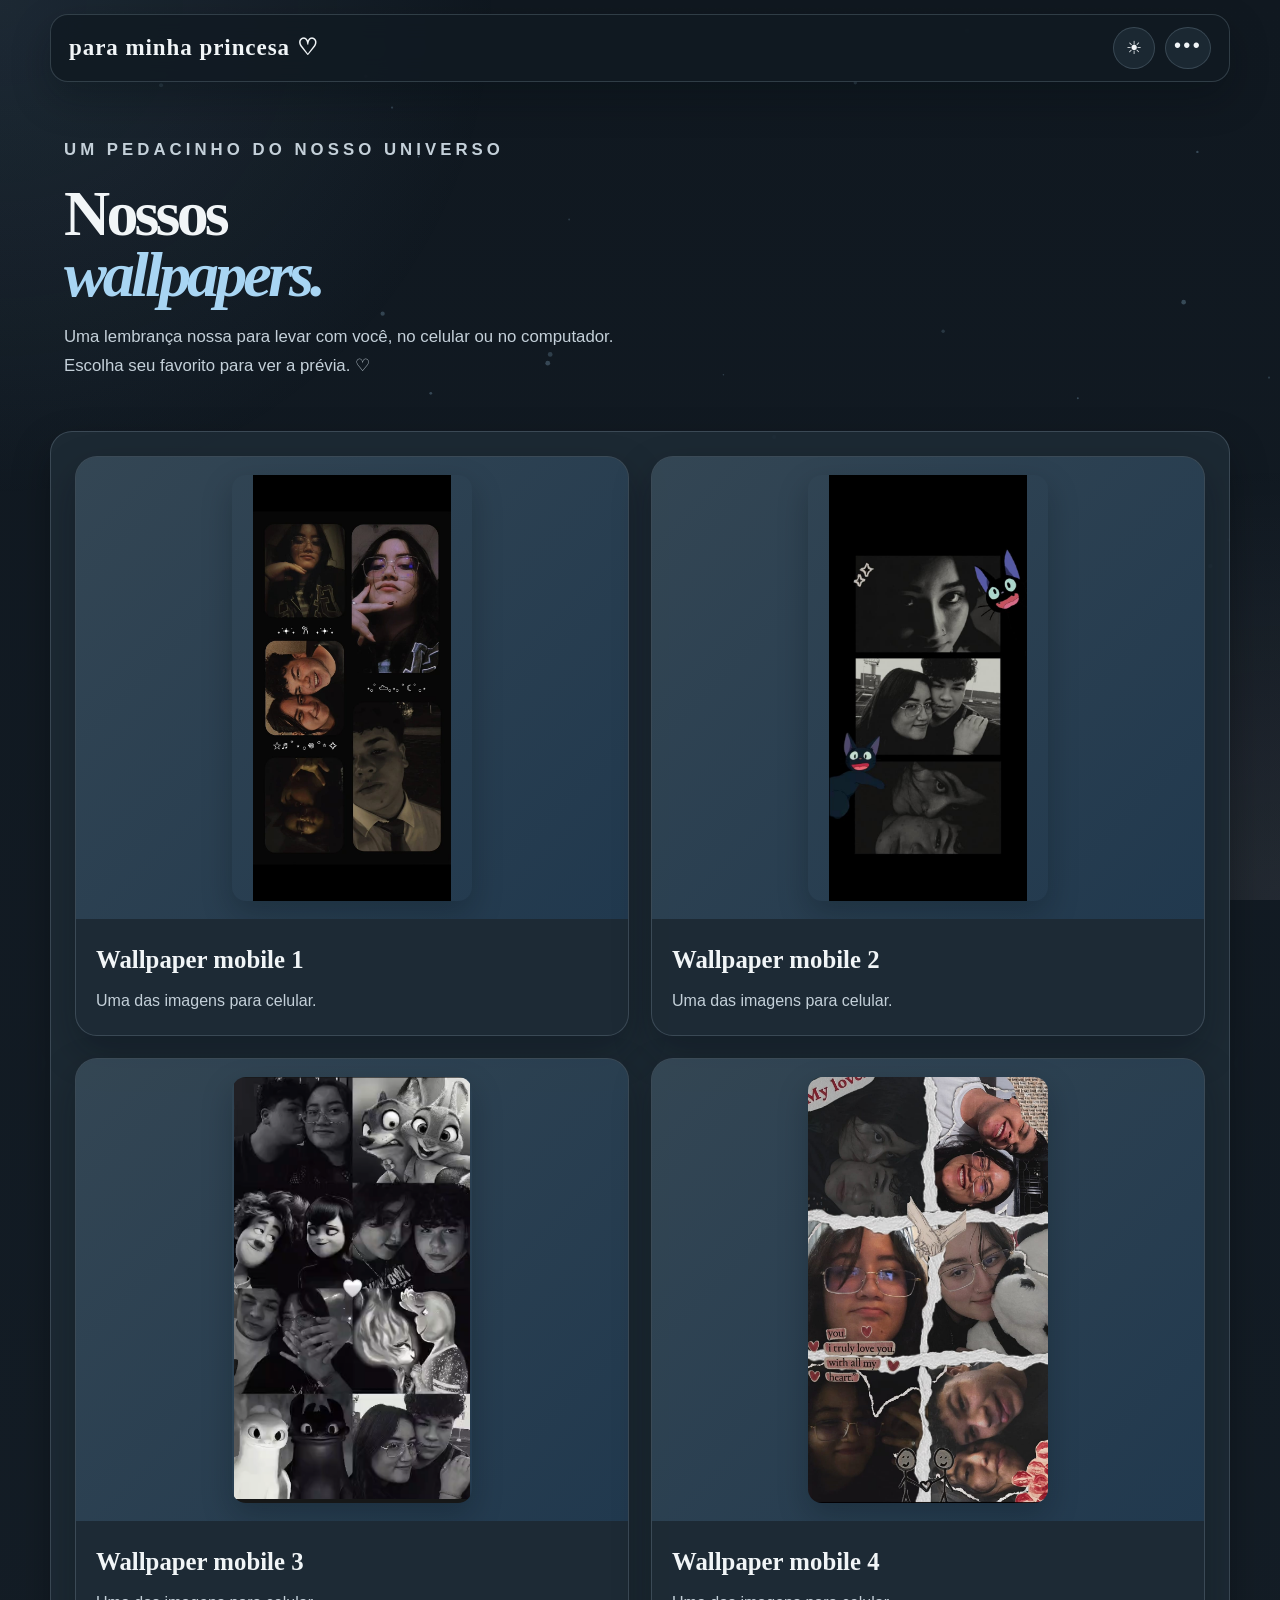
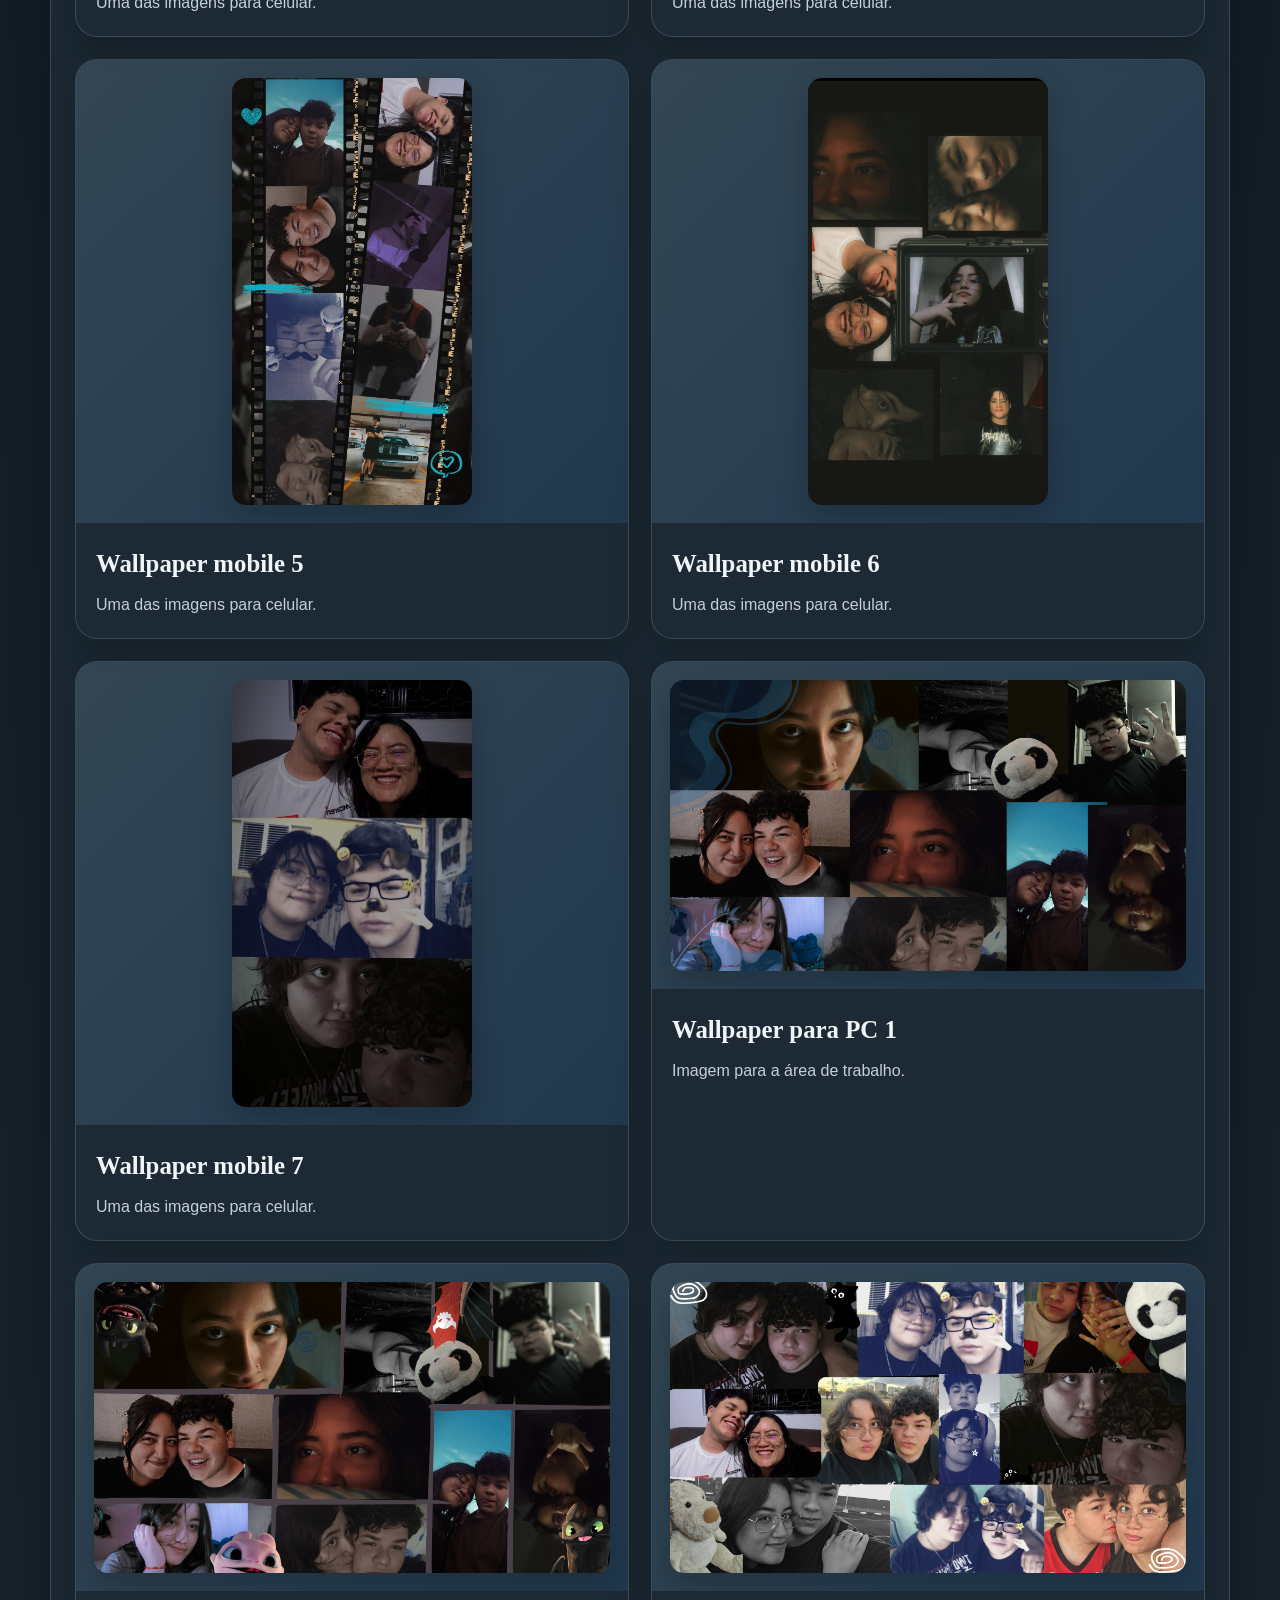
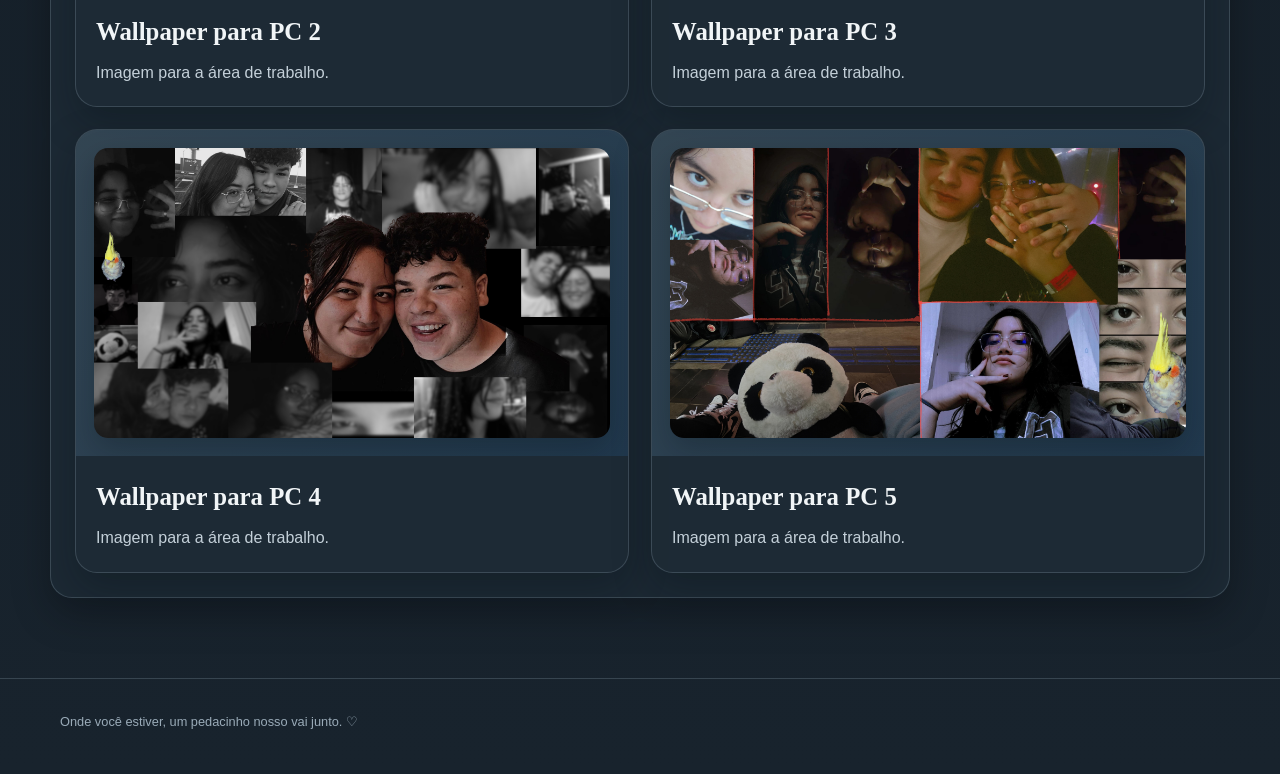
<file: Paginas/wallpapers.html>
<!DOCTYPE html>
<html lang="pt-BR">
<head>
  <meta charset="UTF-8" />
  <meta name="viewport" content="width=device-width, initial-scale=1.0" />
  <meta name="description" content="Wallpapers especiais para celular e computador." />
  <title>Nossos Wallpapers ♡</title>
  <link rel="stylesheet" href="../css/style.css" />
  <script src="../js/main.js" defer></script>
</head>
<body>
  <!-- Fundo decorativo compartilhado com a página inicial. -->
  <canvas id="particle-canvas"></canvas>
  <div class="cursor-glow"></div>
  <div class="page-shell">
    <!-- Cabeçalho com retorno ao início, tema e menu desta página. -->
    <header class="cabecalho">
      <a href="../index.html" class="logo">para minha princesa <span>♡</span></a>
      <div class="header-actions">
        <button class="theme-toggle" type="button" aria-label="Ativar tema claro"><span class="sun-icon">☀</span><span class="moon-icon">☾</span></button>
        <button class="menu-toggle" type="button" aria-label="Abrir menu" aria-expanded="false" aria-controls="wallpapers-menu"><span>•••</span></button>
        <nav class="menu-panel" id="wallpapers-menu" aria-label="Menu principal">
          <a class="menu-link" href="../index.html"><span class="menu-icon">⌂</span><span><strong>Início</strong><small>Voltar ao nosso universo</small></span></a>
          <a class="menu-link pagina-atual" href="wallpapers.html" aria-current="page"><span class="menu-icon">▧</span><span><strong>Nossos wallpapers</strong><small>Para mobile e PC</small></span></a>
        </nav>
      </div>
    </header>
    <main class="page-content">
      <!-- Título e texto de apresentação da coleção de wallpapers. -->
      <section class="page-hero" data-reveal>
        <p class="kicker">um pedacinho do nosso universo</p>
        <h1>Nossos <span class="highlight">wallpapers.</span></h1>
        <p>Uma lembrança nossa para levar com você, no celular ou no computador. Escolha seu favorito para ver a prévia. ♡</p>
      </section>
      <!-- Para adicionar/trocar um arquivo, duplique um artigo e atualize src, alt e título. -->
      <!-- Os sete primeiros cartões são mobile; os cinco seguintes são para PC. -->
      <section class="page-panel" data-reveal aria-label="Wallpapers para mobile e PC">
        <div class="wallpaper-grid">
          <article class="wallpaper-card">
            <div class="wallpaper-preview wallpaper-preview-mobile">
              <img src="../images/wallpapers/mobile/wallpaper_mobile01.jfif" alt="Wallpaper mobile 1" />
            </div>
            <div class="wallpaper-info">
              <h2>Wallpaper mobile 1</h2>
              <p>Uma das imagens para celular.</p>
            </div>
          </article>
          <article class="wallpaper-card">
            <div class="wallpaper-preview wallpaper-preview-mobile">
              <img src="../images/wallpapers/mobile/wallpaper_mobile02.jfif" alt="Wallpaper mobile 2" />
            </div>
            <div class="wallpaper-info"><h2>Wallpaper mobile 2</h2><p>Uma das imagens para celular.</p></div>
          </article>
          <article class="wallpaper-card">
            <div class="wallpaper-preview wallpaper-preview-mobile">
              <img src="../images/wallpapers/mobile/wallpaper_mobile_03.png" alt="Wallpaper mobile 3" />
            </div>
            <div class="wallpaper-info"><h2>Wallpaper mobile 3</h2><p>Uma das imagens para celular.</p></div>
          </article>
          <article class="wallpaper-card">
            <div class="wallpaper-preview wallpaper-preview-mobile">
              <img src="../images/wallpapers/mobile/mobile3.jfif" alt="Wallpaper mobile 4" />
            </div>
            <div class="wallpaper-info"><h2>Wallpaper mobile 4</h2><p>Uma das imagens para celular.</p></div>
          </article>
          <article class="wallpaper-card">
            <div class="wallpaper-preview wallpaper-preview-mobile">
              <img src="../images/wallpapers/mobile/mobile4.jfif" alt="Wallpaper mobile 5" />
            </div>
            <div class="wallpaper-info"><h2>Wallpaper mobile 5</h2><p>Uma das imagens para celular.</p></div>
          </article>
          <article class="wallpaper-card">
            <div class="wallpaper-preview wallpaper-preview-mobile">
              <img src="../images/wallpapers/mobile/mobile5.jfif" alt="Wallpaper mobile 6" />
            </div>
            <div class="wallpaper-info"><h2>Wallpaper mobile 6</h2><p>Uma das imagens para celular.</p></div>
          </article>
          <article class="wallpaper-card">
            <div class="wallpaper-preview wallpaper-preview-mobile">
              <img src="../images/wallpapers/mobile/mobile6.jfif" alt="Wallpaper mobile 7" />
            </div>
            <div class="wallpaper-info"><h2>Wallpaper mobile 7</h2><p>Uma das imagens para celular.</p></div>
          </article>
          <article class="wallpaper-card">
            <div class="wallpaper-preview wallpaper-preview-pc">
              <img src="../images/wallpapers/pc/1.png" alt="Wallpaper para PC 1" />
            </div>
            <div class="wallpaper-info"><h2>Wallpaper para PC 1</h2><p>Imagem para a área de trabalho.</p></div>
          </article>
          <article class="wallpaper-card">
            <div class="wallpaper-preview wallpaper-preview-pc">
              <img src="../images/wallpapers/pc/2.png" alt="Wallpaper para PC 2" />
            </div>
            <div class="wallpaper-info"><h2>Wallpaper para PC 2</h2><p>Imagem para a área de trabalho.</p></div>
          </article>
          <article class="wallpaper-card">
            <div class="wallpaper-preview wallpaper-preview-pc">
              <img src="../images/wallpapers/pc/3.png" alt="Wallpaper para PC 3" />
            </div>
            <div class="wallpaper-info"><h2>Wallpaper para PC 3</h2><p>Imagem para a área de trabalho.</p></div>
          </article>
          <article class="wallpaper-card">
            <div class="wallpaper-preview wallpaper-preview-pc">
              <img src="../images/wallpapers/pc/Design sem nome (3).png" alt="Wallpaper para PC 4" />
            </div>
            <div class="wallpaper-info"><h2>Wallpaper para PC 4</h2><p>Imagem para a área de trabalho.</p></div>
          </article>
          <article class="wallpaper-card">
            <div class="wallpaper-preview wallpaper-preview-pc">
              <img src="../images/wallpapers/pc/Design sem nome (4).png" alt="Wallpaper para PC 5" />
            </div>
            <div class="wallpaper-info"><h2>Wallpaper para PC 5</h2><p>Imagem para a área de trabalho.</p></div>
          </article>
        </div>
      </section>
    </main>
    <!-- Frase final da página; personalize o texto dentro do parágrafo. -->
    <footer class="rodape"><p>Onde você estiver, um pedacinho nosso vai junto. ♡</p></footer>
  </div>
</body>
</html>
</file>
<file: css/style.css>
/* Tokens globais: ajuste aqui cores, sombras, limites e raios usados pelo site. */
:root {
  --bg: #101820;
  --bg-2: #18232d;
  --surface: rgba(30, 43, 54, 0.92);
  --surface-soft: rgba(255,255,255,0.04);
  --text: #f1f5f7;
  --text-soft: #c4d0d9;
  --muted: #9aabb8;
  --line: rgba(180, 204, 220, 0.2);
  --blue: #a8d5f3;
  --blue-2: #83bee7;
  --blue-3: #4d8dbd;
  --pink: #f1d4dd;
  --shadow: 0 16px 38px rgba(3, 10, 15, 0.28);
  --radius: 22px;
  --max: 1180px;
}
/* O tema claro substitui os tokens acima sem duplicar todas as regras visuais. */
body.theme-light {
  --bg: #f9f7f3;
  --bg-2: #edf6ff;
  --surface: rgba(255,255,255,0.86);
  --surface-soft: rgba(255,255,255,0.55);
  --text: #1b2d3a;
  --text-soft: #4d677c;
  --muted: #72879d;
  --line: rgba(90, 120, 160, 0.16);
  --blue: #76afd7;
  --blue-2: #95c9ef;
  --blue-3: #4c7fad;
  --pink: #f7dfe8;
  --shadow: 0 14px 30px rgba(81, 112, 145, 0.11);
}
/* Normalização e estilos básicos compartilhados por todas as páginas. */
* { box-sizing: border-box; }
html { scroll-behavior: smooth; scroll-padding-top: 110px; }
body { margin: 0; min-height: 100vh; font-family: Arial, Helvetica, sans-serif; line-height: 1.7; background: linear-gradient(180deg, var(--bg), var(--bg-2)); color: var(--text); overflow-x: hidden; }
body::before { content: ''; position: fixed; inset: 0; pointer-events: none; background: radial-gradient(circle at top left, rgba(143, 193, 231, 0.1), transparent 32%), radial-gradient(circle at bottom right, rgba(248, 223, 231, 0.08), transparent 28%); }
body.theme-light::before { background: radial-gradient(circle at top left, rgba(143, 193, 231, 0.18), transparent 32%), radial-gradient(circle at bottom right, rgba(248, 223, 231, 0.2), transparent 28%); }
img, video { display:block; max-width:100%; }
a { color:inherit; text-decoration:none; }
button, input, textarea { font: inherit; }
button { cursor:pointer; }
::selection { background: rgba(169,216,245,0.32); color: var(--text); }

/* Camadas decorativas de fundo; o brilho do ponteiro é desativado em telas táteis. */
#particle-canvas { position: fixed; inset: 0; width:100%; height:100%; z-index: 0; pointer-events: none; opacity: 0.45; }
.cursor-glow { position: fixed; width: 200px; height: 200px; border-radius: 50%; pointer-events:none; transform: translate(-50%, -50%); background: radial-gradient(circle, rgba(142,195,239,0.25), rgba(255,255,255,0) 68%); filter: blur(18px); opacity: 0; z-index: 1; }
@media (pointer: coarse) { .cursor-glow { display: none; } }

/* Largura comum de conteúdo e cabeçalho fixo no topo durante a rolagem. */
.page-shell { position: relative; z-index: 2; }
.page-main, .page-content, .page-hero, .section-shell { width: min(var(--max), calc(100% - 28px)); margin: 0 auto; }

.cabecalho { position: sticky; top: 12px; z-index: 50; width: min(var(--max), calc(100% - 28px)); margin: 14px auto 0; padding: 12px 18px; display:flex; align-items:center; justify-content:space-between; gap: 18px; border: 1px solid var(--line); border-radius: 18px; background: rgba(17, 26, 34, 0.86); backdrop-filter: blur(12px); box-shadow: var(--shadow); }
body.theme-light .cabecalho { background: rgba(255,255,255,0.82); }
.logo { flex-shrink:0; font-family: Georgia, "Times New Roman", serif; font-size: clamp(1.1rem, 1.8vw, 1.55rem); font-weight:700; letter-spacing: 0.04em; text-transform: lowercase; }
.logo-heart { font-size:1.4em; color:var(--blue); }
.logo-mobile { display:none; }

.header-actions { position: relative; display:flex; align-items:center; gap:10px; }
.theme-toggle, .menu-toggle { width:42px; height:42px; display:grid; place-items:center; border:1px solid var(--line); border-radius:50%; background: rgba(169, 216, 245, 0.08); color: var(--text); }
.theme-toggle { font-size:1.15rem; }
.theme-toggle .moon-icon { display:none; }
body.theme-light .theme-toggle .sun-icon { display:none; }
body.theme-light .theme-toggle .moon-icon { display:inline-block; }
.menu-toggle { display:grid; width:46px; height:42px; place-items:center; }
.menu-toggle span { display:block; width:auto; height:auto; border-radius:0; background:transparent; color:var(--text); font-size:1.25rem; line-height:1; letter-spacing:0.12em; transform:translateY(-3px); }
.menu-panel { position:absolute; top: calc(100% + 12px); right:0; min-width: min(340px, 82vw); display:grid; gap:7px; padding:12px; background: rgba(10,16,22,0.96); border:1px solid var(--line); border-radius:18px; box-shadow: var(--shadow); backdrop-filter:blur(16px); opacity:0; visibility:hidden; transform: translateY(-8px) scale(0.96); pointer-events:none; transition: opacity 200ms ease, transform 200ms ease, visibility 200ms ease; }
body.theme-light .menu-panel { background: rgba(255,255,255,0.96); }
.menu-panel.open { opacity:1; visibility:visible; transform: translateY(0) scale(1); pointer-events:auto; }
.menu-link { display:grid; grid-template-columns:30px minmax(0,1fr); align-items:center; gap:12px; padding: 12px 14px; border:1px solid transparent; border-radius:12px; color: var(--text-soft); font-size: 0.72rem; letter-spacing: 0.04em; text-transform:uppercase; font-weight:700; }
.menu-link strong, .menu-link small { display:block; }
.menu-link small { margin-top:3px; color:var(--muted); font-size:0.72rem; font-weight:400; letter-spacing:0; text-transform:none; }
.menu-icon { display:grid; width:28px; height:28px; place-items:center; border-radius:9px; color:var(--blue); background:rgba(169,216,245,0.1); font-size:1rem; }
.menu-link:hover, .menu-link.pagina-atual { background: rgba(169,216,245,0.08); border-color: var(--line); color: var(--text); }
.menu-link:focus-visible { outline:2px solid var(--blue); outline-offset:2px; }
.menu-mark { color: var(--blue); }

/* Tipografia de títulos, botões e apresentação principal da página inicial. */
.hero { display:grid; grid-template-columns: 1.15fr .85fr; gap: 34px; align-items:center; padding: 72px 0 24px; }
.eyebrow, .kicker { margin: 0 0 16px; font-size: 0.7rem; letter-spacing: 0.24em; text-transform: uppercase; font-weight:700; color: var(--blue); }
.hero h1, .page-hero h1, .section-heading h2 { margin: 0 0 18px; font-family: Georgia, "Times New Roman", serif; letter-spacing: -0.06em; line-height: 0.96; }
.hero h1 { font-size: clamp(3rem, 5vw, 6rem); }
.hero h1 .highlight, .page-hero h1 .highlight, .section-heading h2 .accent { display:block; color: var(--blue); font-style: italic; }
.hero-lead, .page-hero p { max-width: 560px; margin: 0 0 18px; color: var(--text-soft); font-size: 1.05rem; }
.hero-actions, .inline-actions { display:flex; flex-wrap: wrap; gap: 12px; align-items:center; }
.primary-button, .secondary-button { display:inline-flex; align-items:center; justify-content:center; min-height:48px; padding:12px 22px; border-radius:999px; border:1px solid var(--line); font-weight:700; }
.primary-button { background: linear-gradient(135deg, var(--blue), var(--blue-3)); color: #f7fbff; border-color: transparent; box-shadow: 0 14px 22px rgba(104, 160, 211, 0.18); }
.secondary-button { background: rgba(255,255,255,0.5); color: var(--text); }
.hero-meta { display:flex; flex-wrap:wrap; gap: 10px; margin-top: 24px; }
.hero-meta span { display:inline-flex; padding:8px 12px; border-radius:999px; border:1px solid var(--line); background: rgba(169,216,245,0.04); color: var(--muted); font-size:0.72rem; letter-spacing: 0.12em; text-transform: uppercase; }

.hero-visual { display:flex; justify-content:center; align-items:center; }
/* Moldura e controles do carrossel de fotos favoritas da capa. */
.portrait-frame { position:relative; width:min(500px, 100%); min-height:560px; border:1px solid var(--line); border-radius: 40px 40px 24px 24px; overflow:hidden; background: linear-gradient(145deg, rgba(255,255,255,0.8), rgba(163, 206, 239, 0.36), rgba(221, 234, 246, 0.9)); box-shadow: var(--shadow); }
.portrait-slide { position:absolute; inset:0; display:grid; place-items:center; color:var(--blue-3); font-size:.8rem; font-weight:700; letter-spacing:.12em; text-transform:uppercase; opacity:0; visibility:hidden; transition:opacity 350ms ease, visibility 350ms ease; }
.portrait-slide.is-active { opacity:1; visibility:visible; }
.portrait-slide > img { position:absolute; inset:0; width:100%; height:100%; object-fit:cover; }
.portrait-carousel-controls { position:absolute; z-index:3; right:18px; bottom:24px; display:flex; align-items:center; gap:8px; padding:5px; border:1px solid rgba(77,105,131,0.15); border-radius:999px; background:rgba(255,255,255,0.68); color:var(--blue-3); backdrop-filter:blur(8px); }
.portrait-carousel-controls button { width:32px; height:32px; display:grid; place-items:center; border:0; border-radius:50%; background:rgba(131,190,231,0.18); color:var(--blue-3); font-size:1.35rem; line-height:1; }
.portrait-carousel-controls span { min-width:38px; text-align:center; color:var(--blue-3); font-size:.72rem; font-weight:700; }
.portrait-carousel-dots { position:absolute; z-index:3; top:18px; right:18px; display:flex; gap:7px; padding:9px 11px; border:1px solid rgba(77,105,131,0.15); border-radius:999px; background:rgba(255,255,255,0.68); backdrop-filter:blur(8px); }
.portrait-carousel-dots button { width:9px; height:9px; padding:0; border:0; border-radius:50%; background:rgba(77,105,131,0.4); }
.portrait-carousel-dots button.is-active { background:var(--blue-3); box-shadow:0 0 0 3px rgba(77,141,189,0.18); }

/* Seções, cartões e mosaicos usados para história, fotos e planos. */
.section-shell { padding: 18px 0 34px; }
.section-heading { display:flex; align-items:end; justify-content:space-between; gap:18px; flex-wrap:wrap; margin: 34px 0 20px; }
.section-heading h2 { font-size: clamp(2.2rem, 4vw, 3.3rem); }
.section-heading p { margin:0; max-width:560px; color: var(--text-soft); }

.card-grid { display:grid; grid-template-columns: repeat(3, minmax(0,1fr)); gap:20px; }
.feature-card, .story-card, .playlist-card, .progress-card, .gallery-item, .game-card, .avatar-card, .letter-card, .page-panel, .panel-card, .reveal-box, .quiz-panel, .word-panel, .achievements-panel { border:1px solid var(--line); border-radius: var(--radius); background: var(--surface); box-shadow: var(--shadow); }
.feature-card, .story-card, .playlist-card, .progress-card, .game-card, .avatar-card, .page-panel, .panel-card, .quiz-panel, .word-panel, .achievements-panel { padding:24px; }
.feature-card:hover, .story-card:hover, .playlist-card:hover, .game-card:hover, .avatar-card:hover { transform: translateY(-4px); }
.photo-collage { display:grid; grid-template-columns: repeat(3, minmax(0,1fr)); gap:22px; margin-top:22px; }
.photo-card { overflow:hidden; border:1px solid var(--line); border-radius:20px; background: var(--surface); box-shadow: var(--shadow); }
.photo-placeholder { position:relative; display:grid; place-items:center; overflow:hidden; aspect-ratio: 4 / 5; border-radius:18px 18px 0 0; background: linear-gradient(135deg, rgba(142,195,239,0.25), rgba(248,223,231,0.28)); color: var(--text-soft); font-size:0.82rem; letter-spacing:0.14em; text-transform:uppercase; }
.photo-placeholder img { position:absolute; inset:0; width:100%; height:100%; object-fit:cover; border-radius:inherit; }
.canva-image img { position:absolute; inset:0; width:100%; height:100%; object-fit:contain; border-radius:inherit; }
.photo-preview-video { position:absolute; inset:0; width:100%; height:100%; object-fit:cover; border-radius:inherit; }
.photo-placeholder-empty { background:linear-gradient(145deg,rgba(169,216,245,.12),rgba(248,223,231,.1)); }
.photo-card-empty { cursor:default; }
.photo-card-empty:hover { transform:none; }
.photo-card figcaption { padding:14px 16px 16px; color: var(--text-soft); font-size:0.9rem; }
.photo-card.tall .photo-placeholder { aspect-ratio: 3 / 4; }
/* Foto principal: ocupa toda a galeria em um retângulo amplo e exclusivo. */
.photo-card-featured { grid-column: 1 / -1; }
.photo-card-featured .photo-placeholder { aspect-ratio: 16 / 7; }
.feature-card .feature-icon { width: 52px; height: 52px; display:grid; place-items:center; margin-bottom:16px; border-radius:16px; background: rgba(169,216,245,0.12); color: var(--blue); font-size:1.5rem; }
.feature-card h3, .story-card h3, .playlist-card h3, .game-card h3, .avatar-card h3 { margin: 0 0 12px; font-family: Georgia, "Times New Roman", serif; font-size:1.8rem; }
.feature-card p, .story-card p, .playlist-card p, .progress-card p, .game-card p, .avatar-card p, .page-panel p { margin:0; color: var(--text-soft); }
.card-link { display:inline-block; margin-top:16px; color: var(--blue); font-weight:700; }

/* Componentes compartilhados pelas páginas internas do site. */
.page-hero { padding: 54px 0 14px; }
.page-hero h1 { font-size: clamp(2.8rem, 5vw, 5.2rem); }
.page-content { padding: 0 0 80px; }
.page-panel { margin-top: 18px; }
.story-grid, .playlist-grid, .progress-grid, .gallery-grid { display:grid; grid-template-columns: repeat(3, minmax(0,1fr)); gap:20px; }
.gallery-grid { grid-template-columns: repeat(3, minmax(0,1fr)); }
.gallery-item { overflow:hidden; padding:0; cursor:pointer; transition: transform 180ms ease; }
.gallery-item:hover { transform: translateY(-4px); }
.gallery-item .thumb { aspect-ratio: 4 / 5; display:grid; place-items:center; border-radius: 20px 20px 0 0; background: linear-gradient(135deg, rgba(169,216,245,0.24), rgba(47,110,168,0.42)); border-bottom:1px solid var(--line); font-weight:700; letter-spacing:0.08em; text-transform: uppercase; }
.gallery-item img { width:100%; height:100%; object-fit:cover; }
.gallery-item figcaption { padding:18px 20px 20px; }
.gallery-item figcaption strong { display:block; margin-bottom:8px; }
.gallery-item figcaption span { color: var(--text-soft); }
/* Grade de wallpapers, cartões de prévia e modal da galeria de fotos. */
.wallpaper-grid { display:grid; grid-template-columns:repeat(2,minmax(0,1fr)); gap:22px; }
.wallpaper-card { overflow:hidden; border:1px solid var(--line); border-radius:var(--radius); background:var(--surface); box-shadow:var(--shadow); }
.wallpaper-preview { display:grid; place-items:center; overflow:hidden; padding:18px; background:linear-gradient(135deg,rgba(169,216,245,.16),rgba(47,110,168,.22)); }
.wallpaper-preview img { width:100%; height:auto; border-radius:14px; object-fit:contain; box-shadow:0 12px 30px rgba(3,10,15,.25); }
.wallpaper-preview-mobile { min-height:440px; }
.wallpaper-preview-mobile img { width:min(240px,70%); aspect-ratio:9 / 16; }
.wallpaper-preview-pc { min-height:300px; }
.wallpaper-preview-pc img { aspect-ratio:16 / 9; }
.wallpaper-slot { position:relative; aspect-ratio:16 / 10; min-height:0; color:var(--text-soft); text-align:center; font-size:.78rem; line-height:1.6; }
.wallpaper-slot img { position:absolute; inset:18px; width:calc(100% - 36px); height:calc(100% - 36px); }
.wallpaper-slot span { max-width:100%; overflow-wrap:anywhere; }
.wallpaper-info { padding:20px; }
.wallpaper-info h2 { margin:0 0 6px; font-family:Georgia,"Times New Roman",serif; font-size:1.55rem; }
.wallpaper-info p { margin:0; color:var(--text-soft); }
.wallpaper-info .primary-button { margin-top:16px; }
.gallery-modal { position: fixed; inset:0; display:grid; place-items:center; background: rgba(4,9,14,0.84); opacity:0; visibility:hidden; transition: opacity 220ms ease; z-index: 110; }
.gallery-modal.open { opacity:1; visibility:visible; }
.gallery-modal-panel { position:relative; width:min(760px, calc(100% - 24px)); border:1px solid var(--line); border-radius:22px; background: rgba(9,15,22,0.97); box-shadow: var(--shadow); }
.gallery-modal-art { width:100%; max-height:78vh; min-height:320px; object-fit:contain; border-bottom:1px solid var(--line); background: rgba(7,13,20,0.35); }
.gallery-modal-art[hidden] { display:none; }
.gallery-modal-placeholder { min-height:320px; display:grid; place-items:center; border-bottom:1px solid var(--line); background: linear-gradient(135deg, rgba(169,216,245,0.28), rgba(47,110,168,0.4)); font-weight:700; letter-spacing:0.14em; text-transform: uppercase; }
body.theme-light .gallery-modal-panel { background: rgba(255,255,255,0.98); }
.gallery-modal-content { padding:20px; }
.gallery-close { position:absolute; top:12px; right:12px; width:38px; height:38px; display:grid; place-items:center; border:1px solid var(--line); background: rgba(0,0,0,0.2); border-radius:50%; color: var(--text); font-size:1.4rem; }

/* Cartas, caixas de revelação e barras de progresso. */
.letter-stack { display:grid; gap:18px; }
.letter-card { padding:0; overflow:hidden; }
.letter-meta { display:flex; align-items:center; justify-content:space-between; gap:16px; padding:18px 20px; border-bottom:1px solid var(--line); background: rgba(142,195,239,0.08); }
.canva-card { display:grid; gap:18px; margin-bottom:22px; }
.canva-image { position:relative; width:min(520px,100%); aspect-ratio:1414 / 2000; margin-inline:auto; display:grid; place-items:center; overflow:hidden; border:1px solid var(--line); border-radius:20px; background:linear-gradient(135deg,rgba(255,255,255,.8),rgba(248,223,231,.4),rgba(142,195,239,.22)); color:var(--text-soft); font-size:.82rem; letter-spacing:.14em; text-transform:uppercase; text-align:center; }
.letter-title-wrap { display:flex; align-items:center; gap:12px; }
.letter-stamp { width:42px; height:42px; display:grid; place-items:center; border-radius:50%; border:1px solid var(--line); background: rgba(169,216,245,0.12); color: var(--blue); }
.letter-card h3 { margin:0; font-family: Georgia, "Times New Roman", serif; font-size:1.8rem; }
.letter-body { display:grid; grid-template-rows:0fr; transition:grid-template-rows 220ms ease; }
.letter-body.open { grid-template-rows:1fr; }
.letter-inner { overflow:hidden; }
.letter-text { padding:18px 20px 22px; color: var(--text-soft); }
.letter-text p { margin: 0 0 12px; }
.letter-toggle { border:0; background: transparent; color: var(--blue); font-weight:700; }

.progress-bar { position:relative; width:100%; height:12px; border:1px solid var(--line); border-radius:999px; background: rgba(255,255,255,0.04); overflow:hidden; margin-top:12px; }
.progress-bar span { position:absolute; inset:0 auto 0 0; width:52%; background: linear-gradient(90deg, var(--blue), var(--blue-3)); }

/* Quiz, caça-palavras, lista de palavras e selos de conquistas. */
.quiz-shell, .word-game-shell { display:grid; grid-template-columns: 1.15fr .85fr; gap:20px; }
.quiz-question { margin:0 0 18px; font-family: Georgia, "Times New Roman", serif; font-size: clamp(1.5rem, 2.5vw, 2.6rem); }
.quiz-progress { display:inline-flex; margin-bottom:12px; color:var(--muted); font-size:.82rem; }
.quiz-options { display:grid; gap:12px; }
.quiz-option { width:100%; text-align:left; padding:14px 16px; border:1px solid var(--line); border-radius: 14px; background: rgba(255,255,255,0.02); color: var(--text); }
.quiz-option.correct { background: rgba(64,181,122,0.12); border-color: rgba(64,181,122,0.46); animation:answer-correct 360ms ease; }
.quiz-option.wrong { background: rgba(226,99,99,0.12); border-color: rgba(226,99,99,0.46); animation:answer-wrong 320ms ease; }
@keyframes answer-correct { 50% { transform:scale(1.015); } }
@keyframes answer-wrong { 25%,75% { transform:translateX(-3px); } 50% { transform:translateX(3px); } }
.quiz-status { margin-top: 16px; color: var(--text-soft); }
.quiz-score { display:inline-flex; padding:8px 12px; border-radius:999px; border:1px solid var(--line); background: rgba(169,216,245,0.06); }
.word-grid { display:grid; grid-template-columns: repeat(8, minmax(0,1fr)); gap:8px; margin-top:16px; }
.word-cell { aspect-ratio:1 / 1; display:grid; place-items:center; border-radius:10px; border:1px solid var(--line); background: rgba(255,255,255,0.02); color: var(--text); font-weight:700; user-select:none; -webkit-user-select:none; touch-action:none; }
.word-cell.selected { background: rgba(169,216,245,0.18); border-color: rgba(169,216,245,0.45); }
.word-cell.found { background: rgba(81,166,110,0.12); border-color: rgba(81,166,110,0.4); }
.word-list { display:flex; flex-wrap:wrap; gap:8px; margin-top: 18px; }
.word-pill { display:inline-flex; padding:8px 12px; border-radius:999px; border:1px solid var(--line); color: var(--text-soft); }
.word-pill.found { background: rgba(81,166,110,0.12); border-color: rgba(81,166,110,0.4); color: var(--text); }
.achievement-list { display:grid; gap:12px; margin-top:18px; }
.badge-card { display:flex; align-items:center; justify-content:space-between; gap:12px; padding:14px 16px; border:1px solid var(--line); border-radius:14px; background: rgba(255,255,255,0.02); }
.badge-card.locked { opacity:0.58; }
.badge-text { display:flex; align-items:center; gap:12px; }
.badge-icon { width:36px; height:36px; display:grid; place-items:center; border-radius:50%; background: rgba(169,216,245,0.12); color: var(--blue); }
.hidden-message { display:none; margin-top:16px; padding:18px; border:1px solid var(--line); border-radius:16px; background: rgba(8,12,18,0.28); color: var(--text-soft); }
.hidden-message.show { display:block; }

/* Cartões de jogos, avatares, rodapé e estados de entrada por rolagem. */
.roblox-banner { margin-top:20px; padding:32px; border:1px solid var(--line); border-radius:26px; background: linear-gradient(135deg, rgba(169,216,245,0.09), rgba(47,110,168,0.18)); }
.roblox-grid { display:grid; grid-template-columns: repeat(2, minmax(0,1fr)); gap:20px; }
.avatar-portrait { min-height:180px; display:grid; place-items:center; border-radius:18px; border:1px solid var(--line); background: linear-gradient(145deg, rgba(169,216,245,0.18), rgba(47,110,168,0.72)); font-weight:700; letter-spacing:0.12em; text-transform: uppercase; }
.game-thumb { height:165px; display:grid; place-items:center; border-radius:18px; border:1px solid var(--line); background: linear-gradient(135deg, rgba(169,216,245,0.18), rgba(47,110,168,0.72)); font-weight:700; letter-spacing:0.08em; text-transform: uppercase; }

.rodape { display:flex; align-items:center; justify-content:space-between; flex-wrap:wrap; gap:12px; padding:20px min(7vw, 60px) 28px; border-top:1px solid var(--line); color: var(--muted); font-size:0.8rem; }
[data-reveal] { opacity: 0; transform: translateY(20px); transition: opacity 600ms ease, transform 600ms ease; }
[data-reveal].visible { opacity:1; transform: translateY(0); }

@media (max-width: 980px) {
  .hero, .quiz-shell, .word-game-shell { grid-template-columns: minmax(0,1fr); }
  .card-grid, .story-grid, .playlist-grid, .gallery-grid, .progress-grid, .photo-collage { grid-template-columns: repeat(2, minmax(0, 1fr)); }
  .roblox-grid { grid-template-columns: 1fr; }
}
/* Ajustes para telas menores, contadores de relacionamento e cartões extras. */
/* Cartão e dados específicos da tela de aniversário. */
.birthday-highlight { display:flex; align-items:center; justify-content:space-between; gap:16px; margin-bottom:16px; padding:18px 24px; border:1px solid var(--line); border-radius:var(--radius); background:linear-gradient(120deg,rgba(169,216,245,.16),rgba(248,223,231,.16)); }
.birthday-highlight span { color:var(--blue); font-size:.76rem; font-weight:700; letter-spacing:.14em; }
.birthday-highlight strong { color:var(--text); font-family:Georgia,"Times New Roman",serif; font-size:clamp(1.2rem,2.5vw,1.8rem); }
.milestone-counters { display:grid; grid-template-columns:repeat(2,minmax(0,1fr)); gap:16px; }
/* Reorganiza colunas e controles para celulares; reduza efeitos para quem pediu menos movimento. */
@media (max-width: 700px) {
  .cabecalho { width: min(var(--max), calc(100% - 20px)); padding:10px 12px; gap:8px; }
  .logo { font-size:.95rem; letter-spacing:.015em; }
  .logo-full, .logo-heart { display:none; }
  .logo-mobile { display:inline; color:var(--text); }
  .header-actions { gap:6px; }
  .theme-toggle, .menu-toggle { width:38px; height:38px; }
  .cursor-glow { display:none; }
  .page-main, .page-content, .page-hero, .section-shell { width: min(var(--max), calc(100% - 20px)); }
  .hero { padding-top:42px; }
  .hero-copy, .hero-visual { min-width:0; }
  .hero h1 { font-size: clamp(2.25rem, 11vw, 3.8rem); overflow-wrap:anywhere; }
  .hero-lead { overflow-wrap:anywhere; }
  .hero-actions, .inline-actions { width: 100%; }
  .primary-button, .secondary-button { width: 100%; }
  .photo-card-featured .photo-placeholder { aspect-ratio: 4 / 3; }
  .card-grid, .story-grid, .playlist-grid, .gallery-grid, .progress-grid, .photo-collage { grid-template-columns: minmax(0,1fr); }
  .wallpaper-grid { grid-template-columns:minmax(0,1fr); }
  .wallpaper-preview-mobile { min-height:360px; }
  .wallpaper-preview-pc { min-height:220px; }
  .letter-meta { flex-wrap:wrap; }
  .letter-title-wrap { flex:1 1 100%; min-width:0; }
  .letter-card h3 { font-size:1.35rem; overflow-wrap:anywhere; }
  .story-card h3, .story-card p { overflow-wrap:anywhere; }
  .word-grid { grid-template-columns: repeat(8, minmax(0, 1fr)); gap:4px; touch-action:none; }
  .word-cell { border-radius:6px; font-size:.75rem; }
  .portrait-frame { width:min(380px, 100%); min-height:360px; }
  .portrait-carousel-controls { right:14px; bottom:14px; }
  .menu-panel { min-width:min(310px,calc(100vw - 32px)); max-height:calc(100vh - 100px); overflow-y:auto; }
  .hero-meta span { width: 100%; }
}
@media (prefers-reduced-motion: reduce) { *, *::before, *::after { animation-duration:0.01ms !important; animation-iteration-count:1 !important; transition-duration:0.01ms !important; scroll-behavior:auto !important; } [data-reveal] { opacity:1; transform:none; } }

/* Estilos adicionais para navegação, cartas, player global e efeitos decorativos. */
:focus-visible { outline:3px solid var(--blue-2); outline-offset:3px; }
.main-area { width:min(var(--max), calc(100% - 28px)); margin:0 auto; padding:10px 0 76px; scroll-margin-top:100px; }
.universe-section { scroll-margin-top:100px; }
.page-main > section, .universe-section > section { scroll-margin-top:100px; }
.photo-card, .gallery-item { margin:0; }
.photo-card[data-gallery-item] { cursor:zoom-in; }
.photo-placeholder img, .canva-image img, .avatar-portrait img { transition:transform 400ms ease; }
.photo-card:hover .photo-placeholder img, .gallery-item:hover img { transform:scale(1.035); }
.gamer-grid { display:grid; grid-template-columns:repeat(2,minmax(0,1fr)); gap:22px; }
.gamer-grid > *, .gamer-notes > *, .story-grid > *, .photo-collage > *, .gallery-grid > * { min-width:0; }
.avatar-card { display:grid; gap:14px; }
.avatar-portrait { position:relative; min-height:300px; display:grid; place-items:center; overflow:hidden; border-radius:18px; border:1px solid var(--line); background:linear-gradient(145deg,rgba(169,216,245,.18),rgba(47,110,168,.42)); color:var(--text-soft); letter-spacing:.12em; text-transform:uppercase; }
.avatar-portrait img { position:absolute; inset:0; width:100%; height:100%; object-fit:cover; }
.avatar-portrait span { position:relative; z-index:1; }
.gamer-photos { margin-bottom:24px; }
.gamer-notes { margin-top:28px; }
.gamer-notes .story-card p + p { margin-top:12px; }
.counter-panel { display:flex; align-items:center; justify-content:space-between; gap:20px; padding:24px 30px; border:1px solid var(--line); border-radius:var(--radius); background:linear-gradient(120deg,rgba(169,216,245,.1),rgba(248,223,231,.08)); }
.counter-panel > div { display:grid; gap:2px; }
.counter-panel strong { font-family:Georgia,"Times New Roman",serif; font-size:clamp(2.6rem,6vw,4.5rem); line-height:1; color:var(--blue); }
.counter-panel span, .counter-panel p { color:var(--text-soft); }
.counter-panel p { margin:0; }
.final-surprise { margin-top:24px; padding:24px; }
.envelope-card .letter-meta { position:relative; }
.envelope-card .letter-stamp { transition:transform 260ms ease; }
.envelope-card.envelope-open .letter-stamp { transform:rotate(-12deg) scale(1.08); }
.letter-body.open .letter-text { animation:letter-reveal 420ms ease both; }
@keyframes letter-reveal { from { opacity:0; transform:translateY(10px); } to { opacity:1; transform:translateY(0); } }

.global-audio { position:fixed; right:20px; bottom:18px; z-index:80; width:min(360px,calc(100vw - 32px)); padding:14px 16px; border:1px solid var(--line); border-radius:18px; background:rgba(12,20,28,.95); box-shadow:var(--shadow); color:#eef7ff; }
body.theme-light .global-audio { background:rgba(255,255,255,.96); color:var(--text); }
.audio-heading { display:flex; align-items:center; gap:10px; font-size:.76rem; font-weight:700; }
.audio-controls { display:flex; align-items:center; gap:14px; margin-top:10px; }
.audio-controls button { width:38px; height:38px; border:1px solid var(--line); border-radius:50%; background:rgba(169,216,245,.12); color:inherit; }
.volume-control { display:flex; align-items:center; gap:10px; color:var(--muted); font-size:.75rem; }
.volume-control input { width:132px; accent-color:var(--blue-2); }
.audio-status { margin:9px 0 0; color:var(--muted); font-size:.68rem; line-height:1.4; }
.audio-status.audio-error { color:#ffb1b1; }
.global-audio > a { display:inline-block; margin-top:6px; color:var(--blue); font-size:.7rem; }
.equalizer { display:flex; align-items:center; gap:2px; height:17px; }
.equalizer i { width:3px; height:6px; border-radius:3px; background:var(--blue); }
.is-playing .equalizer i { animation:equalize .65s ease-in-out infinite alternate; }
.is-playing .equalizer i:nth-child(2) { animation-delay:.18s; }
.is-playing .equalizer i:nth-child(3) { animation-delay:.34s; }
@keyframes equalize { to { height:16px; } }

/* Tela de introdução, animação do céu e transição para o universo do site. */
.cinematic-intro { position:fixed; inset:0; z-index:200; display:grid; place-items:center; overflow:hidden; isolation:isolate; background:radial-gradient(ellipse at 50% 48%,#102d48 0%,#07111f 44%,#02050c 100%); color:#f5f9ff; opacity:0; visibility:hidden; transition:opacity 700ms ease,visibility 700ms ease; }
.cinematic-intro[hidden] { display:none; }
.cinematic-intro.visible { opacity:1; visibility:visible; }
.cinematic-intro.leaving { opacity:0; visibility:hidden; }
.cinematic-intro.launching { transition-duration:1250ms; }
.intro-stars, .intro-vignette { position:absolute; inset:0; pointer-events:none; }
.intro-stars { background-repeat:repeat; }
.intro-stars-back { opacity:.48; background-image:radial-gradient(1px 1px at 30px 50px,#d8edff 99%,transparent),radial-gradient(1px 1px at 160px 130px,#fff 99%,transparent),radial-gradient(2px 2px at 90px 210px,rgba(169,216,245,.9) 99%,transparent); background-size:240px 260px; animation:star-drift 70s linear infinite; transform:translate3d(calc(var(--parallax-x, 0px) * -.5),calc(var(--parallax-y, 0px) * -.5),0); }
.intro-stars-front { opacity:.7; background-image:radial-gradient(1.5px 1.5px at 50px 80px,#fff 99%,transparent),radial-gradient(1px 1px at 190px 40px,#b4dcff 99%,transparent); background-size:310px 330px; animation:star-drift 42s linear infinite reverse; transform:translate3d(var(--parallax-x, 0px),var(--parallax-y, 0px),0); }
.cinematic-intro.launching .intro-stars { will-change:scale,opacity,filter; }
.cinematic-intro.launching .intro-stars-back { animation:star-drift 70s linear infinite,star-warp 1.2s cubic-bezier(.2,.7,.15,1) forwards; }
.cinematic-intro.launching .intro-stars-front { animation:star-drift 42s linear infinite reverse,star-warp 1s cubic-bezier(.2,.7,.15,1) forwards; }
.intro-vignette { background:radial-gradient(ellipse at center,transparent 32%,rgba(0,0,0,.62) 100%),radial-gradient(ellipse at center,rgba(61,139,201,.16),transparent 52%); }
.cinematic-intro.launching .intro-vignette { animation:star-gate 1.15s ease-in forwards; }
.intro-content { position:relative; z-index:1; width:min(700px,calc(100% - 36px)); display:grid; justify-items:center; text-align:center; }
.cinematic-intro.launching .intro-content { animation:intro-launch 550ms ease-in forwards; }
.intro-content .eyebrow { color:#aad8fa; }
.intro-content h1 { margin:6px 0 18px; font-family:Georgia,"Times New Roman",serif; font-size:clamp(3.2rem,9vw,6.4rem); line-height:.98; }
.intro-content h1 .highlight { display:block; color:#b5ddfb; font-style:italic; text-shadow:0 0 28px rgba(127,193,240,.4); }
.intro-message { min-height:3.5em; max-width:580px; margin:0 0 26px; color:#d7e6f1; font-size:clamp(1rem,2.5vw,1.2rem); }
.intro-enter { min-width:min(320px,100%); animation:soft-pulse 3s ease-in-out infinite; }
.intro-skip { margin-top:18px; border:0; background:transparent; color:rgba(230,241,250,.72); text-decoration:underline; text-underline-offset:4px; font-size:.84rem; }
@keyframes soft-pulse { 50% { box-shadow:0 0 28px rgba(124,191,239,.32); } }
@keyframes star-drift { to { background-position:240px 520px,160px 390px,90px 470px; } }
@keyframes star-warp { 0% { scale:1; opacity:.7; filter:blur(0); } 35% { opacity:1; } 100% { scale:3.2; opacity:0; filter:blur(3px); } }
@keyframes star-gate { 0% { opacity:0; transform:scale(.2); } 45% { opacity:.9; } 100% { opacity:0; transform:scale(2.4); } }
@keyframes intro-launch { to { opacity:0; transform:translateY(-18px) scale(.94); } }
.page-shell.universe-arriving { animation:universe-arrival 850ms cubic-bezier(.18,.75,.25,1) both; }
@keyframes universe-arrival { from { opacity:0; transform:translateY(18px); } to { opacity:1; transform:translateY(0); } }
.page-hidden .intro-stars { animation-play-state:paused; }

/* Tela de aniversário: cartão, foto, player personalizado, confetes e balões. */
.birthday-welcome { position:fixed; inset:0; z-index:210; display:grid; place-items:start center; overflow-x:hidden; overflow-y:auto; isolation:isolate; padding:24px 14px; background:radial-gradient(ellipse at 50% 35%,#263f5b 0%,#121e30 56%,#080e19 100%); color:#f5f9ff; opacity:0; visibility:hidden; transition:opacity 500ms ease,visibility 500ms ease; }
.birthday-welcome[hidden] { display:none; }
.birthday-welcome.visible { opacity:1; visibility:visible; }
.birthday-card { position:relative; z-index:2; width:min(660px,100%); margin-block:auto; display:grid; justify-items:center; padding:clamp(22px,5vw,44px); border:1px solid rgba(205,229,249,.25); border-radius:30px; background:rgba(12,22,36,.82); box-shadow:0 24px 80px rgba(0,0,0,.34); text-align:center; backdrop-filter:blur(12px); animation:birthday-card-arrive 700ms cubic-bezier(.18,.75,.25,1) both; }
.birthday-card::-webkit-scrollbar { display:none; }
.birthday-card .eyebrow { margin-bottom:8px; color:#f5c9df; }
.birthday-card h1 { margin:0; font-family:Georgia,"Times New Roman",serif; font-size:clamp(2.8rem,9vw,5.5rem); line-height:.98; letter-spacing:-.055em; }
.birthday-card h1 span { display:block; color:#f5c9df; font-style:italic; }
.birthday-age { margin:14px 0; color:#d7e6f1; font-size:1.05rem; }
.birthday-photos { width:min(560px,100%); display:grid; grid-template-columns:minmax(0,1fr); gap:16px; margin:4px 0 16px; }
.birthday-photo { min-width:0; min-height:250px; display:grid; place-items:center; overflow:hidden; border:1px solid rgba(205,229,249,.18); border-radius:18px; background:rgba(255,255,255,.07); }
.birthday-photo img { width:100%; height:100%; min-height:250px; object-fit:contain; }
.birthday-message { width:min(500px,100%); min-height:3em; margin:0 0 22px; padding:14px 18px; border-left:2px solid #f5c9df; color:#f5f9ff; text-align:left; line-height:1.6; white-space:pre-line; overflow-wrap:anywhere; }
.birthday-audio { display:none; }
.birthday-audio-toggle { display:inline-flex; align-items:center; justify-content:center; gap:9px; min-height:46px; margin:0 0 8px; padding:10px 22px; border:1px solid rgba(205,229,249,.3); border-radius:999px; background:linear-gradient(135deg,rgba(245,201,223,.18),rgba(157,215,244,.16)); color:#f5f9ff; font-weight:700; transition:background 180ms ease,transform 180ms ease; }
.birthday-audio-toggle:hover { transform:translateY(-2px); background:linear-gradient(135deg,rgba(245,201,223,.28),rgba(157,215,244,.26)); }
.birthday-audio-toggle > span:first-child { color:#f5c9df; font-size:1.1rem; }
.birthday-audio-toggle[aria-pressed="true"] > span:first-child { animation:equalize .65s ease-in-out infinite alternate; }
.birthday-audio-status { min-height:1.4em; margin:0 0 14px; color:#d7e6f1; font-size:.78rem; }
.birthday-card .primary-button { position:relative; z-index:1; margin-top:4px; animation:soft-pulse 3s ease-in-out infinite; }
.birthday-confetti, .birthday-balloons { position:absolute; inset:0; overflow:hidden; pointer-events:none; }
.birthday-confetti { z-index:0; }
.birthday-confetti-piece { position:absolute; width:9px; height:14px; border-radius:2px; background:hsl(var(--hue) 85% 70%); opacity:.85; animation:birthday-confetti-fall var(--fall-duration,1ms) linear var(--fall-delay,0s) infinite; }
@keyframes birthday-confetti-fall { 0% { transform:translate3d(0,0,0) rotate(0); } 100% { opacity:.9; transform:translate3d(var(--sway,0px),110vh,0) rotate(720deg); } }
.birthday-balloons { z-index:1; }
.birthday-balloon { position:absolute; bottom:7vh; width:66px; height:84px; border-radius:50% 50% 46% 46%; opacity:.82; box-shadow:inset -9px -8px 15px rgba(0,0,0,.12),inset 9px 8px 16px rgba(255,255,255,.22); animation:birthday-balloon-float 4s ease-in-out infinite alternate; }
.birthday-balloon::before { content:''; position:absolute; left:calc(50% - 4px); bottom:-7px; width:8px; height:9px; background:inherit; clip-path:polygon(0 0,100% 0,50% 100%); }
.birthday-balloon::after { content:''; position:absolute; left:50%; top:calc(100% + 2px); width:1px; height:125px; background:rgba(255,255,255,.38); }
.balloon-one { left:5%; background:#f4a9c8; }
.balloon-two { right:6%; bottom:12vh; width:56px; height:74px; background:#9dd7f4; animation-delay:-1.5s; }
.balloon-three { left:17%; bottom:17vh; width:48px; height:64px; background:#f3d37c; animation-delay:-2.5s; }
.balloon-four { right:18%; width:62px; height:80px; background:#b9a8f4; animation-delay:-.8s; }
.balloon-five { left:3%; bottom:38vh; width:50px; height:66px; background:#a8e0cf; animation-delay:-3.2s; }
.balloon-six { right:4%; bottom:42vh; width:48px; height:64px; background:#f3d37c; animation-delay:-2s; }
@keyframes birthday-balloon-float { from { transform:translateY(8px) rotate(-7deg); } to { transform:translateY(-30px) rotate(7deg); } }
@keyframes birthday-card-arrive { from { opacity:0; transform:translateY(22px) scale(.96); } to { opacity:1; transform:translateY(0) scale(1); } }

@media (max-width: 980px) {
  .gamer-grid { grid-template-columns:1fr; }
}
@media (max-width: 700px) {
  .main-area { width:min(var(--max),calc(100% - 20px)); }
  .counter-panel { align-items:flex-start; flex-direction:column; }
  .milestone-counters { grid-template-columns:1fr; }
  .birthday-highlight { align-items:flex-start; flex-direction:column; }
  .birthday-welcome { place-items:start center; overflow-y:auto; padding:12px 10px; }
  .birthday-card { width:min(460px,100%); max-height:none; margin:auto 0; overflow:visible; padding:20px 16px; }
  .birthday-card h1 { font-size:clamp(2.25rem,10vw,3.5rem); line-height:1.02; overflow-wrap:anywhere; }
  .birthday-photos { width:min(340px,100%); margin:4px 0 12px; }
  .birthday-photo { min-height:0; }
  .birthday-photo img { width:100%; height:auto; max-height:32vh; min-height:0; object-fit:contain; }
  .birthday-message { width:min(430px,100%); min-height:0; margin:0 0 16px; padding:10px 12px; overflow-wrap:anywhere; }
  .birthday-card .primary-button { width:min(320px,100%); }
  .avatar-portrait { min-height:240px; }
  .global-audio { right:10px; bottom:10px; }
  .rodape { padding-bottom:190px; }
  .intro-content .eyebrow { letter-spacing:.16em; }
}
@media (prefers-reduced-motion: reduce) {
  .intro-stars, .intro-enter, .is-playing .equalizer i { animation:none !important; }
  .birthday-card, .birthday-confetti-piece, .birthday-balloon, .birthday-card .primary-button { animation:none !important; }
  .letter-body.open .letter-text { animation:none; }
}
</file>
